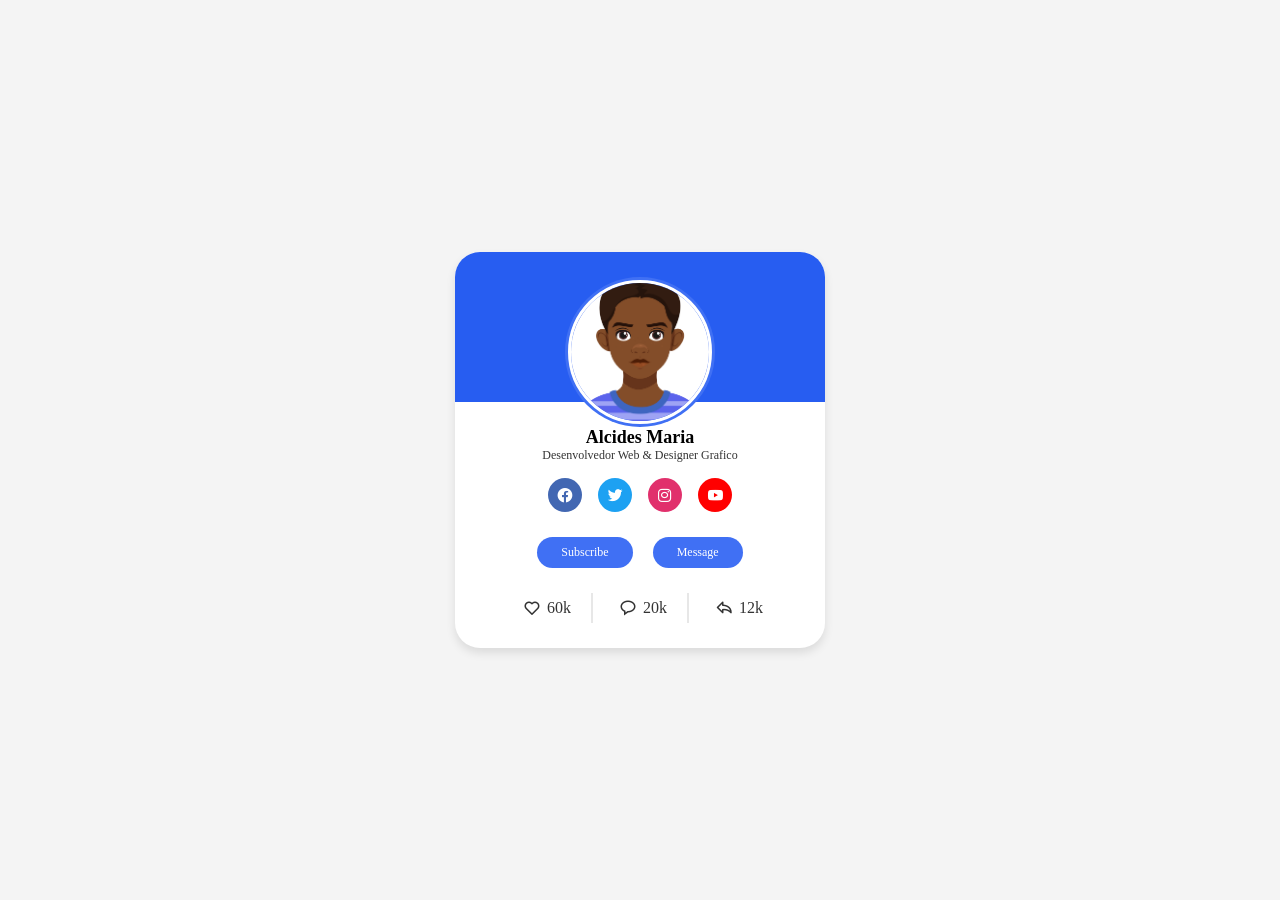
<file: card-profile/index.html>
<!DOCTYPE html>
<html lang="en">
<head>
    <meta charset="UTF-8">
    <meta name="viewport" content="width=device-width, initial-scale=1.0">
    <title>Profile Card</title>
    <link rel="stylesheet" href="style.css">
    
    <link href='https://unpkg.com/boxicons@2.1.4/css/boxicons.min.css' rel='stylesheet'
    />
</head>
<body>
    <div class="profile-card">
        <div class="image">
            <img class="profile-image" src="profile.jpg" alt="">
        </div>

        <div class="text-data">
            <span class="name">Alcides Maria</span>
            <span class="job">Desenvolvedor Web & Designer Grafico</span>
        </div>

        <div class="media-buttons">
            <a class="link" style="background: #4267b2 ;" href="#">
                <i class='bx bxl-facebook-circle' ></i>
            </a>
            <a class="link" style="background: #1da1f2;" href="#">
                <i class='bx bxl-twitter' ></i>
            </a>
            <a class="link" style="background: #e1306c;" href="#">
                <i class='bx bxl-instagram' ></i>
            </a>
            <a class="link" style="background: #ff0000;" href="#">
                <i class='bx bxl-youtube'></i>
            </a>
        </div>
        <div class="buttons">
            <button class="button">Subscribe</button>
            <button class="button">Message</button>
        </div>

        <div class="analytics">
            <div class="data">
                <i class='bx bx-heart' ></i>
                <span class="class">60k</span>
            </div>
              <div class="data">
                <i class='bx bx-message-rounded'></i>
                <span class="class">20k</span>
            </div>
              <div class="data">
                <i class='bx bx-share'></i>
                <span class="class">12k</span>
            </div>
        </div>
            
    </div>
</body>
</html>
</file>
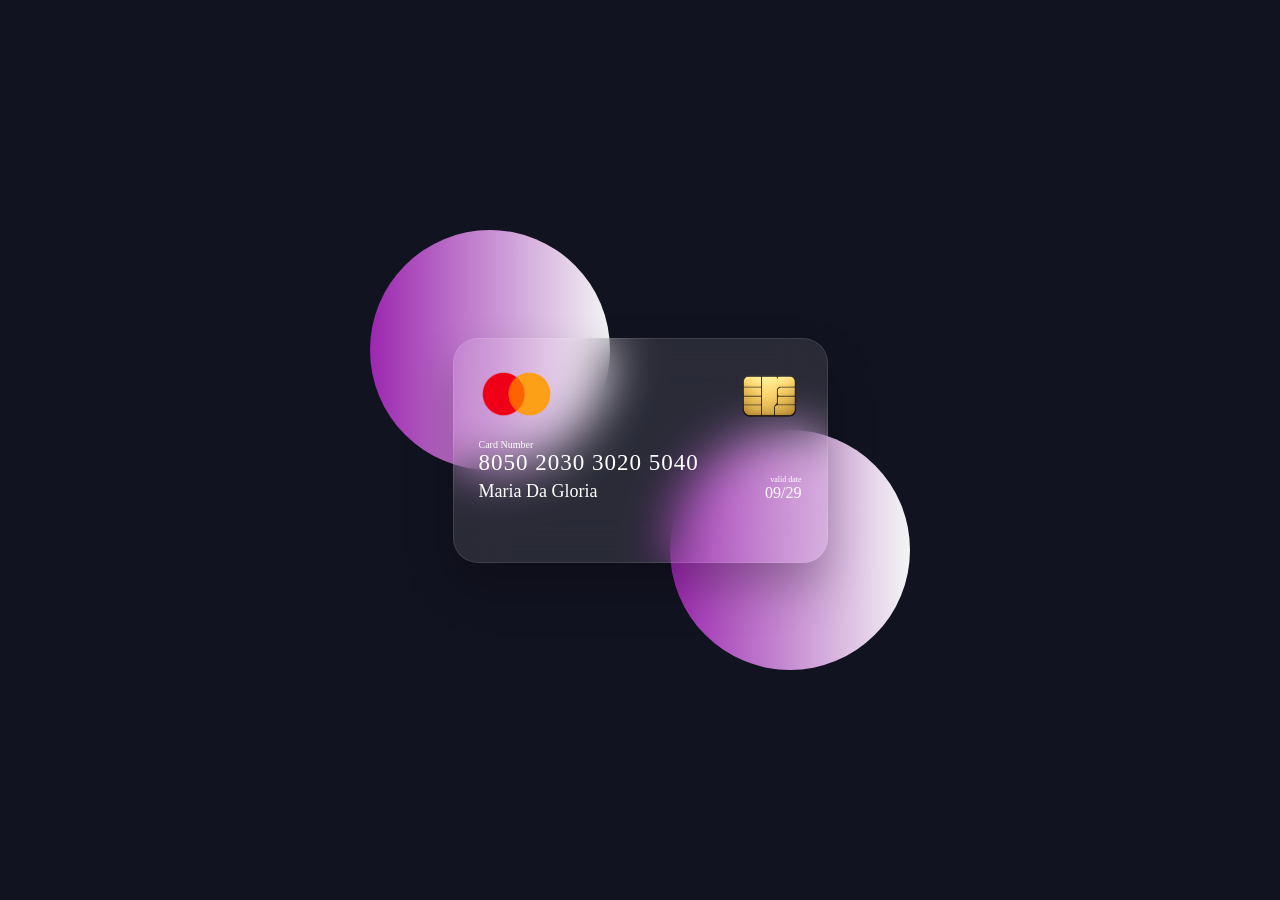
<file: Card/index.html>
<!DOCTYPE html>
<html lang="en">
<head>
    <meta charset="UTF-8">
    <meta name="viewport" content="width=device-width, initial-scale=1.0">
    <title>Flipping Card UI Design</title>
    <link rel="stylesheet" href="style.css">
</head>
<body>
    <section>
        <div class="container">
            <div class="card front-face">
                  <header>
                        <span class="logo">
                            <img  src="images/mastercard.png" alt="">
                        </span>
                        <img class="chip" src="images/chip.png" alt="">
                    </header>

                <div class="card-details">
                    <div  class="card-number">
                        <h6>Card Number</h6> 
                        <h5 class="Number">8050 2030 3020 5040</h5> 
                        <h5 class="Name">Maria Da Gloria</h5>  
                    </div>
                    <div class="valid-date">
                        <h6>valid date</h6>
                        <h5>09/29</h5>
                    </div>
                </div>
                
            </div>


            <div class="card back-face">
                <h6>
                For costumer service call +977 4343 3433 or email @mastercard@gmail.com    
                </h6>
                <span class="magnetic-strip"></span>
                <div class="signature"><i>005</i></div>
                <h5>Lorem ipsum, dolor sit amet consectetur adipisicing elit. Neque quae iure voluptates. Ratione similique quod ex animi fuga, excepturi voluptate. Atque quibusdam necessitatibus debitis labore similique, corrupti est autem temporibus.</h5>
            </div>
     </div>
    </section>
    
</body>
</html>
</file>
<file: card-profile/style.css>
*{
    margin: 0;
    padding: 0;
    box-sizing: border-box;
    font-family: Poppins;
}
body{
    display: flex;
    height: 100vh;
    align-items: center;
    justify-content: center;
    background-color: #f4f4f4;
}
.profile-card{
    position: relative;
    display: flex;
    flex-direction: column;
    align-items: center;
    max-width: 370px;
    width: 100%;
    border-radius: 25px;
    padding: 25px;
    background-color: #fff;
    box-shadow: 0px 5px 10px rgba(0, 0, 0, 0.1);
}
.profile-card::before{
    content: " ";
    position: absolute;
    top: 0;
    border-top-left-radius: 25px;
    border-top-right-radius: 25px;
    background-color: #275df1;
    width: 100%;
    height: 38%;
}

.image{ 
    display: flex;
    position: relative;
    width: 150px;
    height: 150px;
    padding: 3px;
    border-radius: 50%;
    background-color: #4070f4;
}
.image .profile-image{
    width: 100%;
    height: 100%;
    object-fit: cover;
    object-position: center;
    border-radius: 50%;
    border: 3px solid #fff;   
}

.profile-card .text-data{
    display: flex;
    flex-direction: column;
    align-items: center;
}
.text-data .name{
    font-size: 18px;
    font-weight: 600;
}
.text-data .job{
    font-size: 12px;
    font-weight: 300;
    color: #333;
}

.profile-card .media-buttons{
    display: flex;
    align-items: center;
    margin-top: 15px;
}

.media-buttons .link{
    display: flex;
    justify-content: center;
    align-items: center;
    text-decoration: none;
    margin: 0px 8px ;
    width: 34px;
    height: 34px;
    background-color:#4070f4;
    border-radius: 50%;
    font-size: 18px;
    color: #fff;
}
.buttons{
    margin-top: 25px;
}
.button{
    color: #fff;
    font-size: 12px;
    padding: 8px 24px;
    border-radius: 22px;
    margin: 0 8px;
    border: none;
    background-color:#4070f4 ;
    transition: 0.6s;
    cursor: pointer;
}
.button:hover{
    background-color: #275df1;
}

.analytics{
    margin-top: 25px;
    display: flex;
    align-items: center;
}
.data i{
    font-size: 18px;
    margin:  6px;
}
.analytics .data{
    display: flex;
    align-items: center;
    color: #333;
    padding: 0 20px;
    border-right: 2px solid #e7e7e7;
    
}

.data:last-child{
    border-right: none;
}
</file>
<file: Card/style.css>
*{
    margin: 0;
    padding: 0;
    box-sizing: border-box;
    font-family: Poppins;
    user-select: none;
    
}

section{
    position: relative;
    min-height: 100vh;
    width: 100%;
    background: #121321;
    color: #fff;
    display: flex;
    justify-content: center;
    align-items: center;
    perspective: 2000px;
}

.container{
    position: relative;
    height: 225px;
    width: 375px;
    z-index: 100;
    transition: 0.6s;
    transform-style: preserve-3d;
}
.container:hover{
    transform: rotateY(180deg);
    cursor: pointer;
}

section::before{
    content: " ";
    position: absolute;
    width: 240px;
    height: 240px;
    border-radius: 50%;
    transform: translate(150px, 100px);
    background: linear-gradient(90deg, #9c27b0,#f3f5f5);
}

section::after{
    content: " ";
    position: absolute;
    width: 240px;
    height: 240px;
    border-radius: 50%;
    transform: translate(-150px, -100px);
    background: linear-gradient(90deg, #9c27b0,#f3f5f5);
}   

.container .card{
    position: absolute;
    border-radius: 25px;
    backdrop-filter: blur(25px);
    width: 100%;
    height: 100%;
    padding: 25px;
    background: rgba(255, 255, 255, 0.1);
    box-shadow: 0 25px 45px rgba(0, 0, 0, 0.25);
    border: 1px solid rgba(255, 255, 255, 0.1);  
    backface-visibility: hidden; 
}

.front-face header{
    margin: 0;
    display: flex;
    justify-content: space-between;
    align-items: center;
}

.front-face .logo img{
    width: 75px;
}
.front-face .chip{
    width: 65px;
}


.card .card-details{
    display: flex;
    align-items: flex-end;
    justify-content: space-between;
    margin-top: 10px;
}

.card-number h6{
    font-size: 10px;
    font-weight: 200;
}

.card-details .Number{
    font-size:  23px;
    font-weight: 200;
    letter-spacing: 1px;
}
.card-details .Name{
    margin-top: 5px;
    font-size: 18px;
    font-weight: 400;
}
.valid-date h6{
    font-size: 8px;
    display: flex;
    justify-content: flex-end;
    font-weight: 200;
}
.valid-date h5{
    font-size: 16px;
    font-weight: 100;
}

.card.back-face{
    border: none;
    padding: 15px 25px 25px 25px;
    transform: rotateY(180deg);
}
.card.back-face h6{
    font-size: 8px;
    font-weight: 200;
}
.card.back-face .magnetic-strip{
    position: absolute;
    left: 0;
    top: 40px;
    width: 100%;
    height: 45px;
    background: #000;
}
.card.back-face .signature{
    margin-top: 80px;
    display: flex;
    justify-content: flex-end;
    align-items: center;
    height: 40px;
    width: 85%;
    border-radius: 6px;
    background: repeating-linear-gradient(
        #fff,
        #fff 3px,
        #efefef 0px,
        #efefef 9px
    )
}
.signature i{
    margin-right: -28px;
    background-color: #fff;
    padding: 4px 6px;
    border-radius: 6px;
    font-size: 12px;
    color: #000; 
    z-index: -1;

}

.card.back-face h5{
    font-size: 7px;
    margin-top: 10px;
    font-weight: 200;
}
</file>
